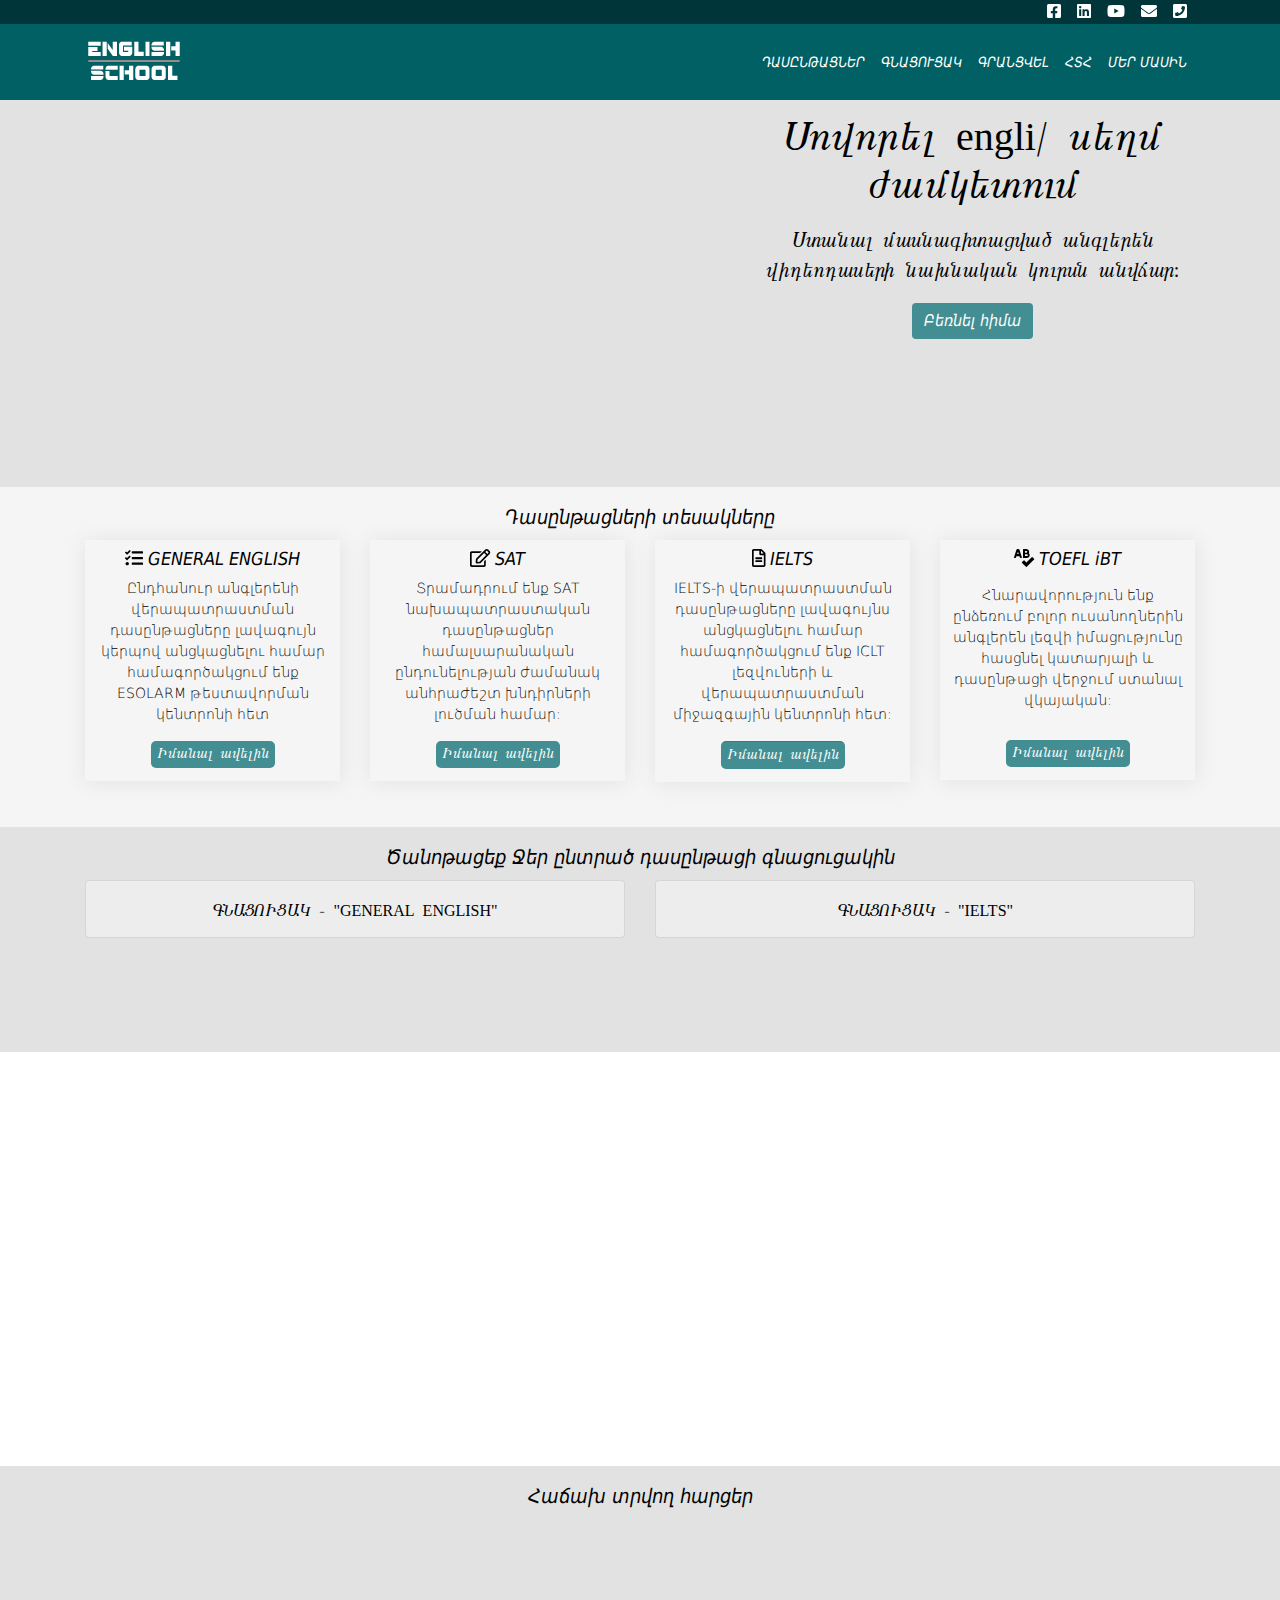
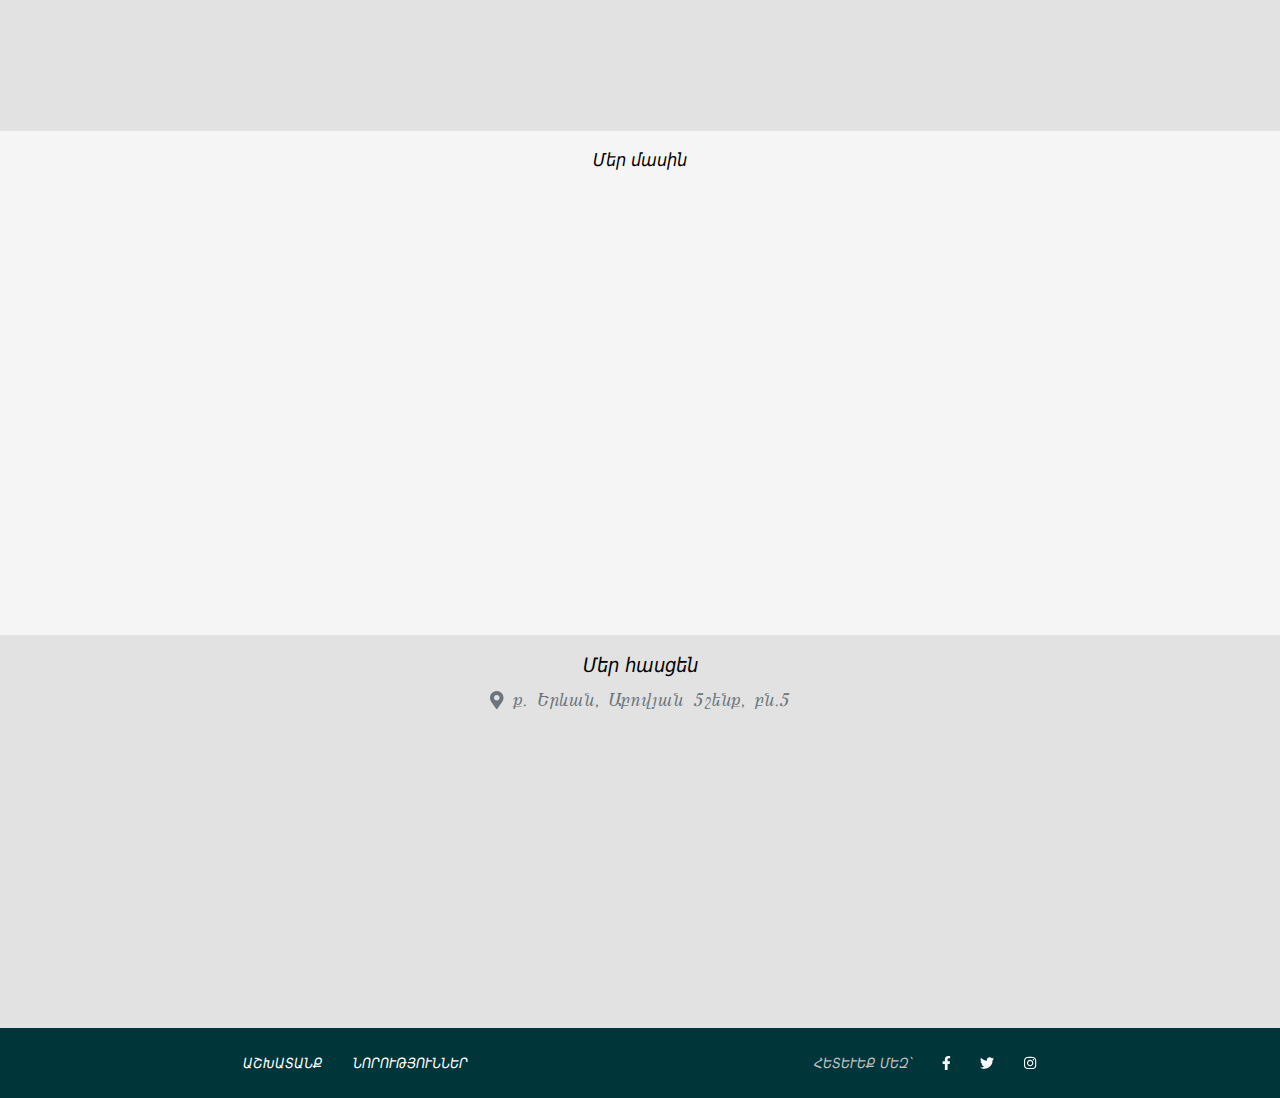
<file: English_School-Bootstrap-4-SASS/index.html>
<!DOCTYPE html>
<html lang="zxx">
<head>
    <meta charset="UTF-8">
    <meta name="viewport" content="width=device-width, initial-scale=1.0">
    <meta http-equiv="X-UA-Compatible" content="ie=edge">
    <meta name="description" content="English School"/>
    <meta name="keywords" content="English School, English, School"/>
    <meta name="format-detection" content="telephone=no"/>
    <meta property="og:image" content="img/og.jpg"/>
    <link rel="shortcut icon" href="images/favicon/favicon-32.png"/>
    <link rel="apple-touch-icon" sizes="57x57" href="images/favicon/favicon-57.png"/>
    <link rel="apple-touch-icon" sizes="72x72" href="images/favicon/favicon-72.png"/>
    <link rel="apple-touch-icon" sizes="114x114" href="images/favicon/favicon-114.png"/>
    <link rel="stylesheet" href="css/app.css">
    <title>English School</title>
</head>
<body>
<div class="d-flex flex-column sticky-footer">
    <header class="head">
        <div class="navbar-expand-md top_social">
            <div class="social-content container">
                <ul class="navbar-nav mr-auto social-list">
                    <li class="nav-item">
                        <a class="nav-link" href="https://www.facebook.com" rel="nofollow" target="_blank">
                            <i class="fab fa-facebook-square"></i>
                        </a>
                    </li>
                    <li class="nav-item">
                        <a class="nav-link" href="https://www.linkedin.com" rel="nofollow" target="_blank">
                            <i class="fab fa-linkedin"></i>
                        </a>
                    </li>
                    <li class="nav-item">
                        <a class="nav-link" href="https://www.youtube.com" rel="nofollow" target="_blank">
                            <i class="fab fa-youtube"></i>
                        </a>
                    </li>
                    <li class="nav-item">
                        <a class="nav-link" href="mailto:name@email.com" rel="nofollow">
                            <i class="fas fa-envelope"></i>
                        </a>
                    </li>
                    <li class="nav-item">
                        <a class="nav-link" href="tel:+6494461709" rel="nofollow">
                            <i class="fas fa-phone-square"></i>
                        </a>
                    </li>
                </ul>
            </div>
        </div>
        <nav class="navbar navbar-expand-md head_menu">
            <div class="container">
                <a class="navbar-brand" href="index.html">
                    <svg class="svg-box" width="100" height="55">
                        <rect class="rect-line" x="0" y="0" fill="none" width="100" height="55"></rect>
                    </svg>
                    <img src="images/logo.png" alt=""></a>
                <button class="navbar-toggler  navbar-dark" type="button" data-toggle="collapse"
                        data-target="#navbarSupportedContent"
                        aria-controls="navbarSupportedContent" aria-expanded="false" aria-label="Toggle navigation">
                    <span class="navbar-toggler-icon"></span>
                </button>
                <div class="collapse navbar-collapse nav-content" id="navbarSupportedContent">
                    <ul class="navbar-nav ml-auto">
                        <li class="nav-item">
                            <a class="nav-link" href="#cours">Դասընթացներ</a>
                        </li>
                        <li class="nav-item">
                            <a class="nav-link" href="#price">Գնացուցակ</a>
                        </li>
                        <li class="nav-item">
                            <a class="nav-link" href="#reg">Գրանցվել</a>
                        </li>
                        <li class="nav-item">
                            <a class="nav-link" href="#faq">ՀՏՀ</a>
                        </li>
                        <li class="nav-item">
                            <a class="nav-link" href="#about">Մեր մասին</a>
                        </li>
                    </ul>
                </div>
            </div>
        </nav>
        <div class="today p-lr">
            <div class="container">
                <div class="row">
                    <div class="col-lg-7 video">
                        <div class="embed-responsive embed-responsive-16by9">
                            <iframe class="embed-responsive-item" src="https://www.youtube.com/embed/sbApip0f1TU"
                                    allowfullscreen></iframe>
                        </div>
                    </div>
                    <div class="col-lg-5 text-center download">
                        <h1 class="mb-3 learn">Սովորել <span class="type"></span> սեղմ ժամկետում</h1>
                        <p>Ստանալ մասնագիտացված անգլերեն վիդեոդասերի նախնական կուրսն անվճար:</p>
                        <button type="button" class="btn btn-primary btn_down" data-toggle="modal"
                                data-target="#exampleModal" data-whatever="@getbootstrap">Բեռնել հիմա
                        </button>
                        <div class="modal fade " id="exampleModal" tabindex="-1" role="dialog"
                             aria-labelledby="exampleModalLabel" aria-hidden="true">
                            <div class="modal-dialog" role="document">
                                <div class="modal-content modal-box">
                                    <div class="modal-header">
                                        <h5 class="modal-title" id="exampleModalLabel">Ստանալ վիդեոդասերի ներբեռնման
                                            հասցեն</h5>
                                        <button type="button" class="close" data-dismiss="modal" aria-label="Close">
                                            <span aria-hidden="true">&times;</span>
                                        </button>
                                    </div>
                                    <div class="modal-body">
                                        <form action="#" method="get">
                                            <div class="form-group">
                                                <label for="recipient-name" class="col-form-label">Էլ. փոստ*</label>
                                                <input type="email" class="form-control" id="recipient-name">
                                            </div>
                                            <div class="form-group">
                                                <label for="message-text" class="col-form-label">Նշումներ</label>
                                                <textarea class="form-control" id="message-text"></textarea>
                                            </div>
                                            <div class="modal-footer ">
                                                <button type="button" class="btn" data-dismiss="modal">Փակել</button>
                                                <button id="submitBtn" type="submit" class="btn btn-primary btn_down">
                                                    Ուղարկել
                                                </button>
                                            </div>
                                        </form>
                                    </div>
                                </div>
                            </div>
                        </div>
                    </div>
                </div>
            </div>
        </div>
    </header>
    <main class="flex-fill main_section">
        <section class="courses " id="cours">
            <div class="container">
                <h5 class="modal-title mb-2 text-center">Դասընթացների տեսակները</h5>
                <article class="curse_type">
                    <div class="row">
                        <div class="col-md-6 col-lg-3 wow bounceInUp" data-wow-delay="100ms">
                            <div class="curses_box m-b ">
                                <h2 class="curses_title"><i class="fas fa-tasks"></i> GENERAL ENGLISH</h2>
                                <p class="curses_txt">Ընդհանուր անգլերենի վերապատրաստման դասընթացները լավագույն կերպով
                                    անցկացնելու համար համագործակցում ենք ESOLARM թեստավորման կենտրոնի հետ</p>
                                <a class="more" href="#">Իմանալ ավելին</a>
                            </div>
                        </div>
                        <div class="col-md-6 col-lg-3 wow bounceInUp" data-wow-delay="200ms">
                            <div class="curses_box m-b">
                                <h2 class="curses_title"><i class="far fa-edit"></i> SAT</h2>
                                <p class="curses_txt">Տրամադրում ենք SAT նախապատրաստական դասընթացներ համալսարանական
                                    ընդունելության ժամանակ անհրաժեշտ խնդիրների լուծման համար:</p>
                                <a class="more" href="#">Իմանալ ավելին</a>
                            </div>
                        </div>
                        <div class="col-md-6 col-lg-3 wow bounceInUp" data-wow-delay="300ms">
                            <div class="curses_box m-b">
                                <h2 class="curses_title"><i class="far fa-file-alt"></i> IELTS</h2>
                                <p class="curses_txt">IELTS-ի վերապատրաստման դասընթացները լավագույնս անցկացնելու համար
                                    համագործակցում ենք ICLT լեզվուների և վերապատրաստման միջազգային կենտրոնի հետ:</p>
                                <a class="more card-footer" href="#">Իմանալ ավելին</a>
                            </div>
                        </div>
                        <div class="col-md-6 col-lg-3 m-b wow bounceInUp" data-wow-delay="400ms">
                            <div class="curses_box">
                                <h2 class="curses_title"><i class="fas fa-spell-check"></i> TOEFL iBT</h2>
                                <p class="curses_txt">Հնարավորություն ենք ընձեռում բոլոր ուսանողներին անգլերեն լեզվի
                                    իմացությունը հասցնել կատարյալի և դասընթացի վերջում ստանալ վկայական:</p>
                                <a class="more" href="#">Իմանալ ավելին</a>
                            </div>
                        </div>
                    </div>
                </article>
            </div>
        </section>
        <article class="price-list p-lr pb-4" id="price">
            <div class="container">
                <h5 class="modal-title mb-2 text-center">Ծանոթացեք Ջեր ընտրած դասընթացի գնացուցակին</h5>
                <div class="accordion row" id="accordionPrice">
                    <div class="col-md-6">
                        <!--general-->
                        <div class="card mb-3 wow zoomIn" data-wow-delay="50ms">
                            <div class="card-header" id="headingGeneral">
                                <button class="btn collapsed pb-0" type="button" data-toggle="collapse"
                                        data-target="#collapseGeneral" aria-expanded="false"
                                        aria-controls="collapseGeneral">
                                    ԳՆԱՑՈՒՑԱԿ - "GENERAL ENGLISH"
                                </button>
                            </div>
                            <div id="collapseGeneral" class="collapse" aria-labelledby="headingGeneral"
                                 data-parent="#accordionPrice">
                                <div class="card-body">
                                    <ul class="engList">
                                        <li class="mb-1"><i class="fas fa-check"></i> «Մանկական» 10 դաս ամսական - 15.000&#1423;
                                        </li>
                                        <li class="mb-1"><i class="fas fa-check"></i> «Ստանդարտ» 12 դաս ամսական - 15.000&#1423;
                                        </li>
                                        <li class="mb-1"><i class="fas fa-check"></i> «Հիմնական» 24 դաս ամսական - 25.000&#1423;
                                        </li>
                                        <li><i class="fas fa-check"></i> «Պրո» 36 դաս ամսական - 40.000&#1423;</li>
                                        <li><i class="fas fa-check"></i> «Խմբակային» 12 դաս ամսական - 12.000&#1423;</li>
                                    </ul>
                                </div>
                            </div>
                        </div>
                        <!--sat-->
                        <div class="card mb-3 wow zoomIn" data-wow-delay="100ms">
                            <div class="card-header" id="headingSat">
                                <button class="btn collapsed pb-0" type="button" data-toggle="collapse"
                                        data-target="#collapseSat" aria-expanded="false" aria-controls="collapseSat">
                                    ԳՆԱՑՈՒՑԱԿ - "SAT"
                                </button>
                            </div>
                            <div id="collapseSat" class="collapse" aria-labelledby="headingSat"
                                 data-parent="#accordionPrice">
                                <div class="card-body">
                                    <ul class="engList">
                                        <li class="mb-1"><i class="fas fa-check"></i> «Ստանդարտ» 10 դաս ամսական - 15.000&#1423;
                                        </li>
                                        <li class="mb-1"><i class="fas fa-check"></i> «Հիմնական» 20 դաս ամսական - 25.000&#1423;
                                        </li>
                                        <li><i class="fas fa-check"></i> «Պրո» 30 դաս ամսական - 40.000&#1423;</li>
                                        <li><i class="fas fa-check"></i> «Խմբակային» 12 դաս ամսական - 12.000&#1423;</li>
                                    </ul>
                                </div>
                            </div>
                        </div>
                    </div>
                    <!--ielts-->
                    <div class="col-md-6 wow zoomIn" data-wow-delay="150ms">
                        <div class="card mb-3">
                            <div class="card-header" id="headingIelts">
                                <button class="btn collapsed pb-0" type="button" data-toggle="collapse"
                                        data-target="#collapseIelts" aria-expanded="false"
                                        aria-controls="collapseIelts">
                                    ԳՆԱՑՈՒՑԱԿ - "IELTS"
                                </button>
                            </div>
                            <div id="collapseIelts" class="collapse" aria-labelledby="headingIelts"
                                 data-parent="#accordionPrice">
                                <div class="card-body">
                                    <ul class="engList">
                                        <li class="mb-1"><i class="fas fa-check"></i> «Ստանդարտ» 12 դաս ամսական - 30.000&#1423;
                                        </li>
                                        <li class="mb-1"><i class="fas fa-check"></i> «Հիմնական» 24 դաս ամսական - 50.000&#1423;
                                        </li>
                                        <li><i class="fas fa-check"></i> «Պրո» 36 դաս ամսական - 70.000&#1423;</li>
                                        <li><i class="fas fa-check"></i> «Խմբակային» 15 դաս ամսական - 25.000&#1423;</li>
                                    </ul>
                                </div>
                            </div>
                        </div>
                        <!--toefl-->
                        <div class="card mb-3 wow zoomIn" data-wow-delay="200ms">
                            <div class="card-header" id="headingToefl">
                                <button class="btn collapsed pb-0" type="button" data-toggle="collapse"
                                        data-target="#collapseToefl" aria-expanded="false"
                                        aria-controls="collapseToefl">
                                    ԳՆԱՑՈՒՑԱԿ - "TOEFL iBT"
                                </button>
                            </div>
                            <div id="collapseToefl" class="collapse" aria-labelledby="headingToefl"
                                 data-parent="#accordionPrice">
                                <div class="card-body">
                                    <ul class="engList">
                                        <li class="mb-1"><i class="fas fa-check"></i> «Ստանդարտ» 10 դաս ամսական՝ 25.000&#1423;
                                        </li>
                                        <li class="mb-1"><i class="fas fa-check"></i> «Հիմնական» 20 դաս ամսական՝ 45.000&#1423;
                                        </li>
                                        <li><i class="fas fa-check"></i> «Պրո» 30 դաս ամսական՝ 55.000&#1423;</li>
                                        <li><i class="fas fa-check"></i> «Խմբակային» 12 դաս ամսական - 20.000&#1423;</li>
                                    </ul>
                                </div>
                            </div>
                        </div>
                    </div>
                </div>
            </div>
        </article>
        <section class="reg-section p-lr wow flipInY" id="reg" data-wow-duration="1s" data-wow-delay="400ms"
                 data-wow-offset="100">
            <div class="container">
                <h5 class="modal-title mb-2 text-center">Գրանցվեք Ձեր նախընտրած դասընթացի համար</h5>
                <article class="reg_part">
                    <h6 class="modal-title text-center">(Ձեր նշած հեռախոսահամարին կստանաք հաղորդագրություն)</h6>
                    <div class="row">
                        <div class="col-md-4">
                            <div class="contact-phone mt-4 pt-4">
                                <address>
                                    <p class="text-muted mt-4"><span class="font-weight-bold ">Հեռ.`</span><br> <span
                                            class="d-block mt-2"><i class="fas fa-phone"></i>
                                <a class="text-muted" href="tel:+37410001122">(010) 00-11-22</a>,
                                <a class="text-muted" href="tel:+37445001122">(045) 00-11-22</a>
                            </span></p>
                                    <p class="text-muted mt-4"><span class="font-weight-bold ">Հասցե.`</span><br> <span
                                            class="d-block mt-2"><i class="fas fa-map-marker-alt"></i> ք. Երևան, Աբովյան 5շենք, բն.5</span>
                                    </p>
                                </address>
                            </div>
                        </div>
                        <div class="col-md-8">
                            <form action="#" method="post" id="reg-form">
                                <div class="row">
                                    <div class="col-lg-6">
                                        <div class="form-group mt-2">
                                            <input name="name" id="name" type="text" class="form-control"
                                                   placeholder="Անուն*" required="">
                                        </div>
                                    </div>
                                    <div class="col-lg-6">
                                        <div class="form-group mt-2">
                                            <input type="tel" id="phone" class="form-control" name="phone"
                                                   placeholder="Հեռախոսահամար*" required="">
                                        </div>
                                    </div>
                                </div>
                                <div class="row">
                                    <div class="col-lg-12">
                                        <div class="form-group mt-2">
                                            <input name="email" type="email" class="form-control"
                                                   placeholder="Էլ. փոստ">
                                        </div>
                                    </div>
                                </div>
                                <div class="row">
                                    <div class="col-lg-12">
                                        <select class="custom-select mr-sm-2 form-group" name="training" id="Courses"
                                                required="">
                                            <option value="">Ընտրեք դասընթացը*</option>
                                            <option value="9">GENERAL ENGLISH</option>
                                            <option value="10">SAT</option>
                                            <option value="11">IELTS</option>
                                            <option value="12">TOEFL iBT</option>
                                        </select>
                                    </div>
                                </div>
                                <div class="row">
                                    <div class="col-lg-12">
                                        <select class="custom-select mr-sm-2 form-group" name="time" id="types"
                                                required="">
                                            <option value="">Ընտրեք դասընթացի փաթեթը*</option>
                                            <option value="5">«Մանկական»</option>
                                            <option value="6">«Ստանդարտ»</option>
                                            <option value="7">Հիմնական</option>
                                            <option value="8">«Պրո»</option>
                                            <option value="9">«Խմբակային»</option>
                                        </select>
                                    </div>
                                </div>
                                <div class="row">
                                    <div class="col-lg-12">
                                        <select class="custom-select mr-sm-2 form-group" name="time" id="times"
                                                required="">
                                            <option value="">Ընտրեք Ձեզ հարմար ժամերը*</option>
                                            <option value="1">Առավոտյան ժամեր</option>
                                            <option value="2">Ցերեկային ժամեր</option>
                                            <option value="3">Երեկոյան ժամեր</option>
                                            <option value="4">Ցանկացած ժամ</option>
                                        </select>
                                    </div>
                                </div>
                                <div class="row">
                                    <div class="col-lg-12 text-center">
                                        <button type="submit" id="submit" class="btn btn-reg">Գրանցվել</button>
                                    </div>
                                </div>
                            </form>
                        </div>
                    </div>
                </article>
            </div>
        </section>
        <article class="faq p-lr pb-4" id="faq">
            <div class="container">
                <h5 class="modal-title mb-2 text-center">Հաճախ տրվող հարցեր</h5>
                <div class="question-answer col-lg-7 m-auto">
                    <ul class="faq-list">
                        <li>
                            <details class="faq-details mb-2 wow fadeInLeft" data-wow-delay="50ms">
                                <summary>Հարց &#8470;1. Ինչ դասընթացներ ունեք</summary>
                                <p class="answer">Դասընթացների ցանկին կարող եք ծանոթանալ կայքի «ԴԱՍԸՆԹԱՑՆԵՐ» բաժնում</p>
                            </details>
                        </li>
                        <li>
                            <details class="faq-details mb-2 wow fadeInRight" data-wow-delay="100ms">
                                <summary>Հարց &#8470;2. Որտեղ է գտնում Ձեր կենտրոնը</summary>
                                <p class="answer">Հասցե.` ք. Երևան, Աբովյան 5շենք, բն.5 (նայել ներքևում գտնվող
                                    քարտեզում)</p>
                            </details>
                        </li>
                        <li>
                            <details class="faq-details mb-2 wow fadeInLeft" data-wow-delay="150ms">
                                <summary>Հարց &#8470;3. Ինչպես պետք է վճարել</summary>
                                <p class="answer">Դասընթացների համար կարող եք վճարել և կանխիկ և էլեկտրոնային բորոր
                                    եղանակներով</p>
                            </details>
                        </li>
                        <li>
                            <details class="faq-details mb-2 wow fadeInRight" data-wow-delay="200ms">
                                <summary>Հարց &#8470;4. Տրամադրվում է արդյոք վկայական</summary>
                                <p class="answer">Բոլոր ուսանողներին դասընթացի ավարտից և տեստավորումից հետո տրամադրվում
                                    է
                                    վկայական</p>
                            </details>
                        </li>
                        <li>
                            <details class="faq-details mb-2 wow fadeInLeft" data-wow-delay="250ms">
                                <summary>Հարց &#8470;5. Որ տարիքից կարելի է սովորել Ձեր կենտրոնում</summary>
                                <p class="answer">10ից - 15 տարեկանների համար ունենք "GENERAL ENGLISH" «Մանկական», իսկ
                                    մնացած դասընթացները նախատեսված են 15 տարեկանից բարձրերի համար</p>
                            </details>
                        </li>
                    </ul>
                </div>
            </div>
        </article>
        <!--team-->
        <section class="about p-lr" id="about">
            <div class="container">
                <h5 class="modal-title mb-2 text-center">Մեր մասին</h5>
                <article class="about_part">
                    <div class="row">
                        <div class="col-lg-6">
                            <div class="card-deck">
                                <div class="card mb-3 wow zoomIn" data-wow-delay="100ms">
                                    <img src="images/ani.jpg" class="card-img-top" alt="...">
                                    <div class="card-body">
                                        <h5 class="card-title text-center">Անի Գրիգորյան</h5>
                                        <p class="card-text">Հիմնադիր - Տնօրեն</p>
                                        <p class="card-text">Անգլերենի ուսուցչուհի</p>
                                    </div>
                                    <div class="card-footer">
                                        <div class="navbar-expand-md top_social">
                                            <div class="social-content">
                                                <ul class="navbar-nav mr-auto social-list">
                                                    <li class="nav-item">
                                                        <a class="nav-link team" href="https://www.facebook.com"
                                                           rel="nofollow"
                                                           target="_blank">
                                                            <i class="fab fa-facebook-square"></i>
                                                        </a>
                                                    </li>
                                                    <li class="nav-item">
                                                        <a class="nav-link team" href="https://www.linkedin.com"
                                                           rel="nofollow"
                                                           target="_blank">
                                                            <i class="fab fa-linkedin"></i>
                                                        </a>
                                                    </li>
                                                    <li class="nav-item">
                                                        <a class="nav-link team" href="https://www.youtube.com"
                                                           rel="nofollow"
                                                           target="_blank">
                                                            <i class="fab fa-youtube"></i>
                                                        </a>
                                                    </li>
                                                </ul>
                                            </div>
                                        </div>
                                    </div>
                                </div>
                                <div class="card mb-3 wow zoomIn" data-wow-delay="200ms">
                                    <img src="images/mane.jpg" class="card-img-top" alt="...">
                                    <div class="card-body">
                                        <h5 class="card-title text-center">Մանե Ամիրյան</h5>
                                        <p class="card-text">Գլխավոր մենեջեր</p>
                                        <p class="card-text">"TOEFL" ուսուցչուհի</p>
                                    </div>
                                    <div class="card-footer">
                                        <div class="navbar-expand-md top_social">
                                            <div class="social-content">
                                                <ul class="navbar-nav mr-auto social-list">
                                                    <li class="nav-item">
                                                        <a class="nav-link" href="https://www.facebook.com"
                                                           rel="nofollow"
                                                           target="_blank">
                                                            <i class="fab fa-facebook-square"></i>
                                                        </a>
                                                    </li>
                                                    <li class="nav-item">
                                                        <a class="nav-link" href="https://www.skype.com" rel="nofollow"
                                                           target="_blank">
                                                            <i class="fab fa-skype"></i>
                                                        </a>
                                                    </li>
                                                    <li class="nav-item">
                                                        <a class="nav-link" href="https://www.linkedin.com"
                                                           rel="nofollow"
                                                           target="_blank">
                                                            <i class="fab fa-linkedin"></i>
                                                        </a>
                                                    </li>
                                                </ul>
                                            </div>
                                        </div>
                                    </div>
                                </div>
                            </div>
                        </div>
                        <div class="col-lg-6">
                            <div class="card-deck">
                                <div class="card mb-3 wow zoomIn" data-wow-delay="300ms">
                                    <img src="images/artur.jpg" class="card-img-top" alt="...">
                                    <div class="card-body">
                                        <h5 class="card-title text-center">Արթուր Դարվիլ</h5>
                                        <p class="card-text">Աշխատակազմի ղեկավար</p>
                                        <p class="card-text">"SAT & IELTS" ուսուցիչ</p>
                                    </div>
                                    <div class="card-footer">
                                        <div class="navbar-expand-md top_social">
                                            <div class="social-content">
                                                <ul class="navbar-nav mr-auto social-list">
                                                    <li class="nav-item">
                                                        <a class="nav-link" href="https://www.facebook.com"
                                                           rel="nofollow"
                                                           target="_blank">
                                                            <i class="fab fa-facebook-square"></i>
                                                        </a>
                                                    </li>
                                                    <li class="nav-item">
                                                        <a class="nav-link" href="https://www.skype.com" rel="nofollow"
                                                           target="_blank">
                                                            <i class="fab fa-skype"></i>
                                                        </a>
                                                    </li>
                                                    <li class="nav-item">
                                                        <a class="nav-link" href="https://www.linkedin.com"
                                                           rel="nofollow"
                                                           target="_blank">
                                                            <i class="fab fa-linkedin"></i>
                                                        </a>
                                                    </li>
                                                </ul>
                                            </div>
                                        </div>
                                    </div>
                                </div>
                                <div class="card mb-3 wow zoomIn" data-wow-delay="400ms">
                                    <img src="images/nane.jpg" class="card-img-top" alt="...">
                                    <div class="card-body">
                                        <h5 class="card-title text-center">Նանե Զաքյան</h5>
                                        <p class="card-text">Խորհրդական</p>
                                        <p class="card-text">Անգլերենի ուսուցչուհի</p>
                                    </div>
                                    <div class="card-footer">
                                        <div class="navbar-expand-md top_social">
                                            <div class="social-content">
                                                <ul class="navbar-nav mr-auto social-list">
                                                    <li class="nav-item">
                                                        <a class="nav-link" href="https://www.facebook.com"
                                                           rel="nofollow"
                                                           target="_blank">
                                                            <i class="fab fa-facebook-square"></i>
                                                        </a>
                                                    </li>
                                                    <li class="nav-item">
                                                        <a class="nav-link" href="https://www.twitter.com"
                                                           rel="nofollow"
                                                           target="_blank">
                                                            <i class="fab fa-twitter-square"></i>
                                                        </a>
                                                    </li>
                                                    <li class="nav-item">
                                                        <a class="nav-link" href="https://www.linkedin.com"
                                                           rel="nofollow"
                                                           target="_blank">
                                                            <i class="fab fa-linkedin"></i>
                                                        </a>
                                                    </li>
                                                </ul>
                                            </div>
                                        </div>
                                    </div>
                                </div>
                            </div>
                        </div>
                    </div>
                </article>
            </div>
        </section>
        <article class="map p-lr pb-5">
            <div class="container">
                <h5 class="modal-title mb-2 text-center">Մեր հասցեն</h5>
                <p class="address text-muted text-center">
                    <i class="fas fa-map-marker-alt"></i> ք. Երևան, Աբովյան 5շենք, բն.5
                </p>
                <iframe class="maps  wow bounceInDown" data-wow-delay="200ms" data-wow-duration="1300ms"
                        data-wow-offset="50"
                        src="https://www.google.com/maps/embed?pb=!1m18!1m12!1m3!1d1263.3330437764944!2d44.51510962007717!3d40.181079005624454!2m3!1f0!2f0!3f0!3m2!1i1024!2i768!4f13.1!3m3!1m2!1s0x406abcfb4a5aa457%3A0x396c5e5c3a2111c6!2zNSDUsdWi1bjVvtW11aHVttWrINaD1bjVstW41oEsINS11oDWh9Wh1bYgMDAwMSwg1YDVodW11aHVvdW_1aHVtg!5e0!3m2!1shy!2s!4v1570998865061!5m2!1shy!2s"
                        allowfullscreen=""></iframe>
            </div>
        </article>
    </main>
    <footer class="footer_part">
        <div class="container">
            <div class="row">
                <ul class="col-md-6 news news_follow">
                    <li><a href="#" class="news_follow_link">Աշխատանք</a></li>
                    <li><a href="#" class="news_follow_link">Նորություններ</a></li>
                </ul>
                <ul class="col-md-6 follow news_follow">
                    <li><a>Հետևեք մեզ՝</a></li>
                    <li>
                        <a href="https://www.facebook.com/" class="fb social" target="_blank" rel="nofollow">
                            <i class="fab fa-facebook-f"></i>
                        </a>
                    </li>
                    <li>
                        <a href="https://twitter.com/" class="twitter social" target="_blank" rel="nofollow">
                            <i class="fab fa-twitter"></i>
                        </a>
                    </li>
                    <li>
                        <a href="https://www.instagram.com" class="instagram social" target="_blank" rel="nofollow">
                            <i class="fab fa-instagram"></i>
                        </a>
                    </li>
                </ul>
            </div>
        </div>
    </footer>
</div>

<script src="js/jquery-3.4.1.js"></script>
<script src="js/popper.min.js"></script>
<script src="js/bootstrap.js"></script>
<script src="js/fontawesome.js"></script>
<script src="js/typed.min.js"></script>
<script src="js/wow.min.js"></script>
<script src="js/main.js"></script>
</body>
</html>
</file>
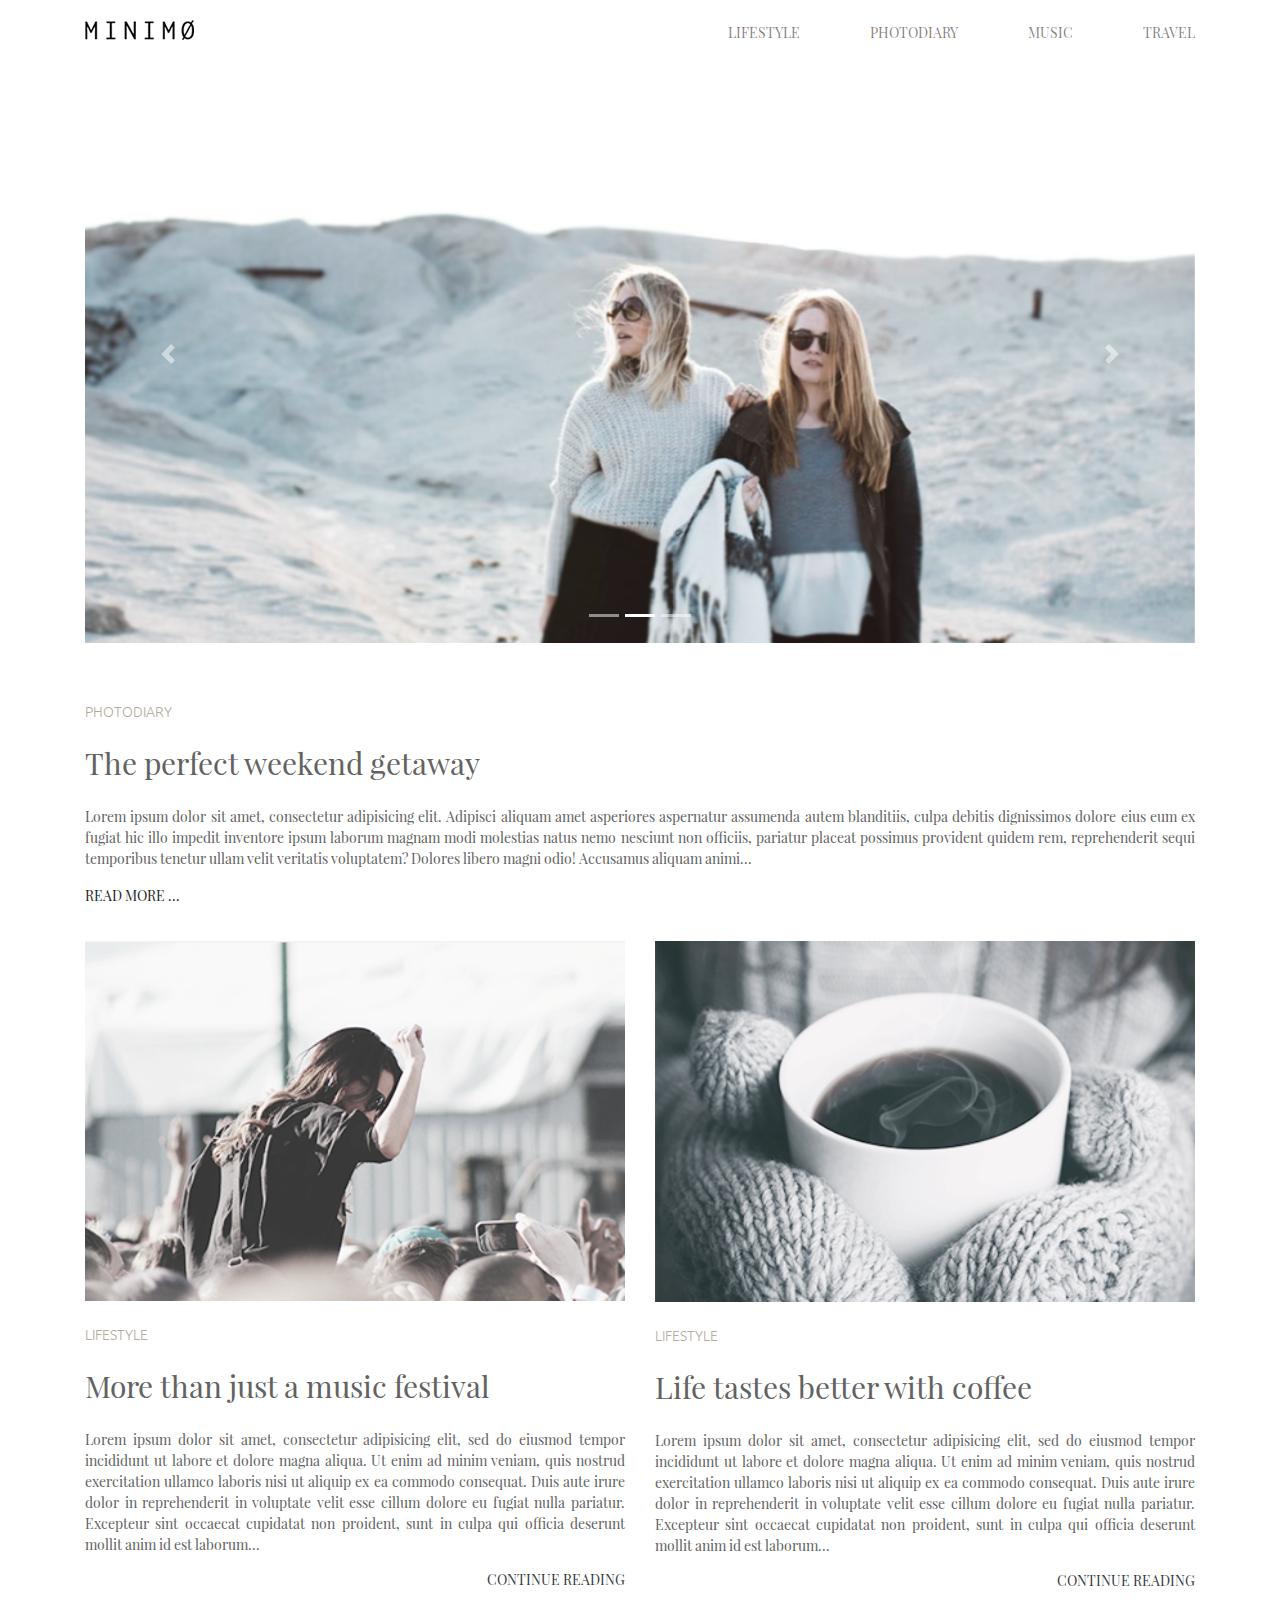
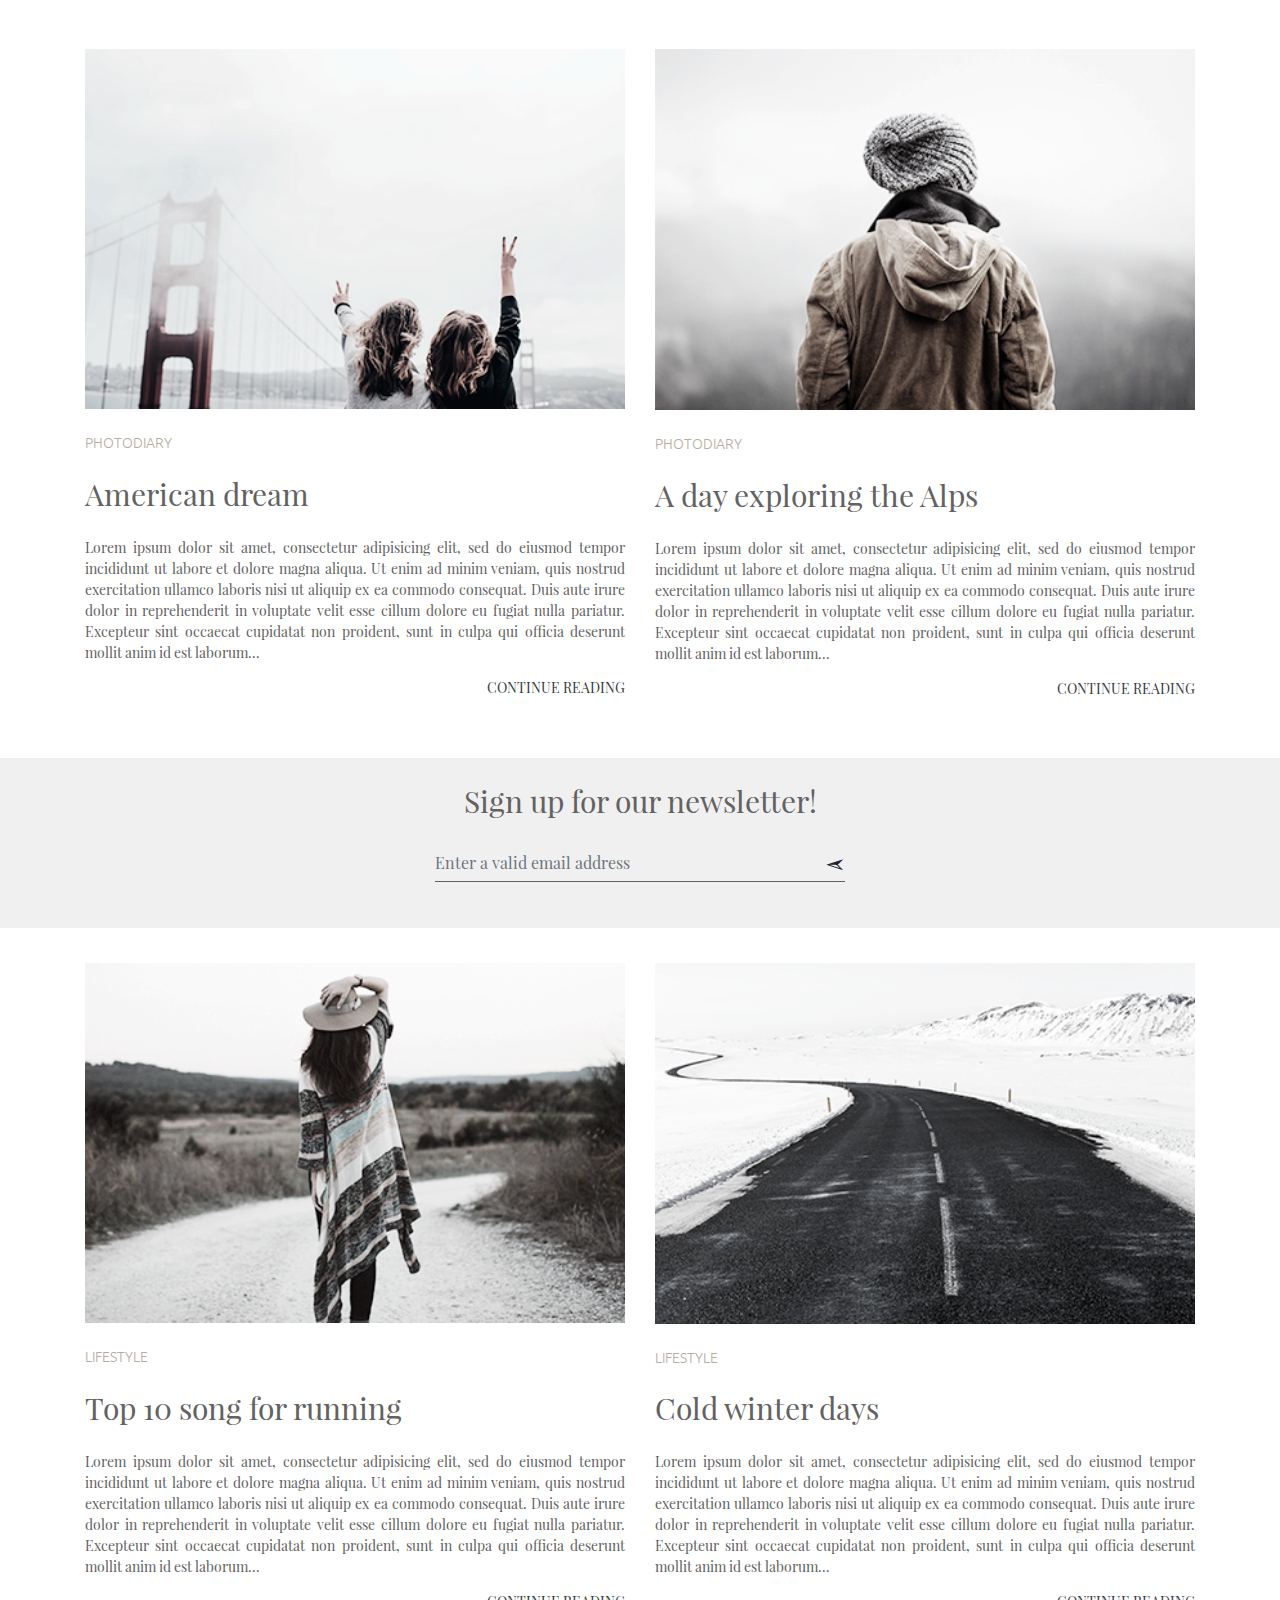
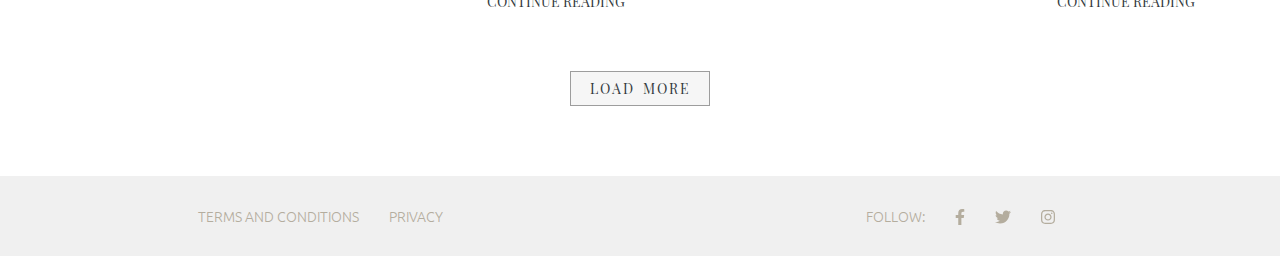
<file: Minimo-Bootstrap-4/index.html>
<!DOCTYPE html>
<html lang="zxx">
<head>
    <meta charset="UTF-8">
    <meta name="viewport" content="width=device-width, initial-scale=1.0">
    <meta name="description" content="Minimo"/>
    <meta name="keywords" content="Minimo, Minimo"/>
    <meta name="format-detection" content="telephone=no"/>
    <meta property="og:image" content="images/og.jpg"/>
    <link rel="shortcut icon" href="images/favicon/favicon-32.png"/>
    <link rel="apple-touch-icon" sizes="57x57" href="images/favicon/favicon-57.png"/>
    <link rel="apple-touch-icon" sizes="72x72" href="images/favicon/favicon-72.png"/>
    <link rel="apple-touch-icon" sizes="114x114" href="images/favicon/favicon-114.png"/>
    <link rel="stylesheet" href="css/bootstrap.css">
    <link rel="stylesheet" href="css/fontawesome.css">
    <link rel="stylesheet" href="css/base.css">
    <link rel="stylesheet" href="css/main.css">
    <link rel="stylesheet" href="css/media.css">
    <title>Minimo</title>
</head>
<body>
<div class="d-flex flex-column sticky-footer">
<header class="head m-b container">
    <nav class="navbar navbar-expand-md navbar-light head_menu">
        <a class="navbar-brand" href="index.html"><img src="images/logo.png" alt=""></a>
        <button class="navbar-toggler" type="button" data-toggle="collapse" data-target="#navbarSupportedContent"
                aria-controls="navbarSupportedContent" aria-expanded="false" aria-label="Toggle navigation">
            <span class="navbar-toggler-icon"></span>
        </button>
        <div class="collapse navbar-collapse nav-content" id="navbarSupportedContent">
            <ul class="navbar-nav ml-auto">
                <li class="nav-item">
                    <a class="nav-link" href="#">lifestyle</a>
                </li>
                <li class="nav-item">
                    <a class="nav-link" href="#">photodiary</a>
                </li>
                <li class="nav-item">
                    <a class="nav-link" href="#">music</a>
                </li>
                <li class="nav-item">
                    <a class="nav-link" href="#">travel</a>
                </li>
            </ul>
        </div>
    </nav>
    <div id="carouselExampleIndicators" class="carousel slide carousel-content" data-ride="carousel">
        <ol class="carousel-indicators">
            <li data-target="#carouselExampleIndicators" data-slide-to="0"></li>
            <li data-target="#carouselExampleIndicators" data-slide-to="1" class="active"></li>
            <li data-target="#carouselExampleIndicators" data-slide-to="2"></li>
        </ol>
        <div class="carousel-inner">
            <div class="carousel-item">
                <img src="images/cover1.png" class="d-block w-100" alt="">
            </div>
            <div class="carousel-item active">
                <img src="images/cover2.png" class="d-block w-100" alt="">
            </div>
            <div class="carousel-item">
                <img src="images/cover3.png" class="d-block w-100" alt="">
            </div>
        </div>
        <a class="carousel-control-prev" href="#carouselExampleIndicators" role="button" data-slide="prev">
            <span class="carousel-control-prev-icon" aria-hidden="true"></span>
            <span class="sr-only">Previous</span>
        </a>
        <a class="carousel-control-next" href="#carouselExampleIndicators" role="button" data-slide="next">
            <span class="carousel-control-next-icon" aria-hidden="true"></span>
            <span class="sr-only">Next</span>
        </a>
    </div>
</header>
<main class="content m-b flex-fill">
    <div class="content_post container">
        <div class="row">
            <div class="content_part col-12">
                <h4 class="title_sm">photodiary</h4>
                <h2 class="title_md">The perfect weekend getaway</h2>
                <div class="collapsed m-b">
                    <p class="txt text-justify">
                        Lorem ipsum dolor sit amet, consectetur adipisicing elit. Adipisci aliquam amet asperiores
                        aspernatur assumenda autem blanditiis, culpa debitis dignissimos dolore eius eum ex fugiat hic
                        illo impedit inventore ipsum laborum magnam modi molestias natus nemo nesciunt non officiis,
                        pariatur placeat possimus provident quidem rem, reprehenderit sequi temporibus tenetur ullam
                        velit veritatis voluptatem? Dolores libero magni odio! Accusamus aliquam animi assumenda aut
                        culpa cumque delectus deleniti dignissimos, dolores earum eligendi error eum hic illo illum in
                        incidunt iste iure labore libero maxime mollitia nam numquam officia officiis possimus
                        provident, quam quis, quisquam quod repudiandae rerum sed voluptate. Aliquam asperiores commodi
                        corporis distinctio earum eos impedit inventore ipsum necessitatibus, non quia quis quisquam
                        quos recusandae sed soluta ullam voluptates. At molestiae, odit!
                    </p>
                </div>
            </div>
        </div>
    </div>
    <div class="content_cards container">
        <div class="row">
            <div class="cards col-md-6">
                <div class="card">
                    <img class="card-img-top" src="images/blok1-pic1.png" alt="">
                    <div class="card-body p-0">
                        <h4 class="title_sm">Lifestyle</h4>
                        <h2 class="title_md">More than just a music festival </h2>
                        <p class="txt text-justify">Lorem ipsum dolor sit amet, consectetur adipisicing elit, sed do
                            eiusmod
                            tempor incididunt ut labore et dolore magna aliqua. Ut enim ad minim veniam, quis nostrud
                            exercitation ullamco laboris nisi ut aliquip ex ea commodo consequat. Duis aute irure dolor
                            in
                            reprehenderit in voluptate velit esse cillum dolore eu fugiat nulla pariatur. Excepteur sint
                            occaecat cupidatat non proident, sunt in culpa qui officia deserunt mollit anim id est
                            laborum...</p>
                        <h4 class="title_sm mt-0 text-right">
                            <a href="#" class="nav-link d-inline-block text-dark m-b" target="_self">continue
                                reading</a>
                        </h4>
                    </div>
                </div>
            </div>
            <div class="cards col-md-6">
                <div class="card">
                    <img class="card-img-top" src="images/blok1-pic2.png" alt="">
                    <div class="card-body p-0">
                        <h4 class="title_sm">Lifestyle</h4>
                        <h2 class="title_md">Life tastes better with coffee</h2>
                        <p class="txt text-justify">Lorem ipsum dolor sit amet, consectetur adipisicing elit, sed do
                            eiusmod
                            tempor incididunt ut labore et dolore magna aliqua. Ut enim ad minim veniam, quis nostrud
                            exercitation ullamco laboris nisi ut aliquip ex ea commodo consequat. Duis aute irure dolor
                            in
                            reprehenderit in voluptate velit esse cillum dolore eu fugiat nulla pariatur. Excepteur sint
                            occaecat cupidatat non proident, sunt in culpa qui officia deserunt mollit anim id est
                            laborum...</p>
                        <h4 class="title_sm mt-0 text-right">
                            <a href="#" class="nav-link d-inline-block text-dark m-b" target="_self">continue
                                reading</a>
                        </h4>
                    </div>
                </div>
            </div>
        </div>
        <div class="row">
            <div class="cards col-md-6">
                <div class="card">
                    <img class="card-img-top" src="images/blok2-pic1.png" alt="">
                    <div class="card-body p-0">
                        <h4 class="title_sm">photodiary</h4>
                        <h2 class="title_md">American dream</h2>
                        <p class="txt text-justify">Lorem ipsum dolor sit amet, consectetur adipisicing elit, sed do
                            eiusmod
                            tempor incididunt ut labore et dolore magna aliqua. Ut enim ad minim veniam, quis nostrud
                            exercitation ullamco laboris nisi ut aliquip ex ea commodo consequat. Duis aute irure dolor
                            in
                            reprehenderit in voluptate velit esse cillum dolore eu fugiat nulla pariatur. Excepteur sint
                            occaecat cupidatat non proident, sunt in culpa qui officia deserunt mollit anim id est
                            laborum...</p>
                        <h4 class="title_sm mt-0 text-right">
                            <a href="#" class="nav-link d-inline-block text-dark m-b" target="_self">continue
                                reading</a>
                        </h4>
                    </div>
                </div>
            </div>
            <div class="cards col-md-6">
                <div class="card">
                    <img class="card-img-top" src="images/blok2-pic2.png" alt="">
                    <div class="card-body p-0">
                        <h4 class="title_sm">photodiary</h4>
                        <h2 class="title_md">A day exploring the Alps</h2>
                        <p class="txt text-justify">Lorem ipsum dolor sit amet, consectetur adipisicing elit, sed do
                            eiusmod
                            tempor incididunt ut labore et dolore magna aliqua. Ut enim ad minim veniam, quis nostrud
                            exercitation ullamco laboris nisi ut aliquip ex ea commodo consequat. Duis aute irure dolor
                            in
                            reprehenderit in voluptate velit esse cillum dolore eu fugiat nulla pariatur. Excepteur sint
                            occaecat cupidatat non proident, sunt in culpa qui officia deserunt mollit anim id est
                            laborum...</p>
                        <h4 class="title_sm mt-0 text-right">
                            <a href="#" class="nav-link d-inline-block text-dark m-b" target="_self">continue
                                reading</a>
                        </h4>
                    </div>
                </div>
            </div>
        </div>
    </div>
    <div class="content_subscribe container-fluid m-b">
        <div class="row">
            <div class="col-12">
                <h2 class="title_md text-center">Sign up for our newsletter!</h2>
                <form method="get" action="#">
                    <div class="form-row">
                        <div class="col-lg-4 offset-lg-4 col-md-6 offset-md-3 form-input pr">
                            <input type="email" class="form-control" id="inputEmail4"
                                   placeholder="Enter a valid email address">
                            <button type="submit" class="btn pa">&#10146;</button>
                        </div>
                    </div>
                </form>
            </div>
        </div>
    </div>
    <div class="content_cards container">
        <div class="row">
            <div class="cards col-md-6">
                <div class="card">
                    <img class="card-img-top" src="images/blok3-pic1.png" alt="">
                    <div class="card-body p-0">
                        <h4 class="title_sm">lifestyle</h4>
                        <h2 class="title_md">Top 10 song for running</h2>
                        <p class="txt text-justify">Lorem ipsum dolor sit amet, consectetur adipisicing elit, sed do
                            eiusmod
                            tempor incididunt ut labore et dolore magna aliqua. Ut enim ad minim veniam, quis nostrud
                            exercitation ullamco laboris nisi ut aliquip ex ea commodo consequat. Duis aute irure dolor
                            in
                            reprehenderit in voluptate velit esse cillum dolore eu fugiat nulla pariatur. Excepteur sint
                            occaecat cupidatat non proident, sunt in culpa qui officia deserunt mollit anim id est
                            laborum...</p>
                        <h4 class="title_sm mt-0 text-right">
                            <a href="#" class="nav-link d-inline-block text-dark m-b" target="_self">continue
                                reading</a>
                        </h4>
                    </div>
                </div>
            </div>
            <div class="cards col-md-6">
                <div class="card">
                    <img class="card-img-top" src="images/blok3-pic2.png" alt="">
                    <div class="card-body p-0">
                        <h4 class="title_sm">lifestyle</h4>
                        <h2 class="title_md">Cold winter days</h2>
                        <p class="txt text-justify">Lorem ipsum dolor sit amet, consectetur adipisicing elit, sed do
                            eiusmod
                            tempor incididunt ut labore et dolore magna aliqua. Ut enim ad minim veniam, quis nostrud
                            exercitation ullamco laboris nisi ut aliquip ex ea commodo consequat. Duis aute irure dolor
                            in
                            reprehenderit in voluptate velit esse cillum dolore eu fugiat nulla pariatur. Excepteur sint
                            occaecat cupidatat non proident, sunt in culpa qui officia deserunt mollit anim id est
                            laborum...</p>
                        <h4 class="title_sm mt-0 text-right">
                            <a href="#" class="nav-link d-inline-block text-dark m-b" target="_self">continue
                                reading</a>
                        </h4>
                    </div>
                </div>
            </div>
        </div>
        <div class="row">
            <div class="load-more col-12 text-center after-posts">
                <button class="nav-link d-inline-block text-dark m-b load">load more<span
                        class="spinner-grow spinner-grow-sm" role="status" aria-hidden="true"></span></button>
            </div>
        </div>
    </div>
</main>
<footer class="footer_part container-fluid w-100 bg-dark">
    <div class="row">
        <ul class="col-md-6 terms terms_follow order-1 order-md-6">
            <li><a href="#" class="title_sm terms_link" target="_blank">Terms and conditions</a></li>
            <li><a href="#" class="title_sm terms_link" target="_blank">Privacy</a></li>
        </ul>
        <ul class="col-md-6 follow terms_follow order-0 order-md-6">
            <li class="title_sm">follow:</li>
            <li>
                <a href="https://www.facebook.com/" class="fb title_sm social" target="_blank" rel="nofollow">
                    <i class="fab fa-facebook-f"></i>
                </a>
            </li>
            <li>
                <a href="https://twitter.com/" class="twitter title_sm social" target="_blank" rel="nofollow">
                    <i class="fab fa-twitter"></i>
                </a>
            </li>
            <li>
                <a href="https://www.instagram.com" class="instagram title_sm social" target="_blank" rel="nofollow">
                    <i class="fab fa-instagram"></i>
                </a>
            </li>
        </ul>
    </div>
</footer>
</div>
<script src="js/jquery-3.4.1.js"></script>
<script src="js/bootstrap.js"></script>
<script src="js/font_aw.js"></script>
<script src="js/popper.min.js"></script>
<script src="js/readMoreJS.js"></script>
<script src="js/main.js"></script>
</body>
</html>
</file>
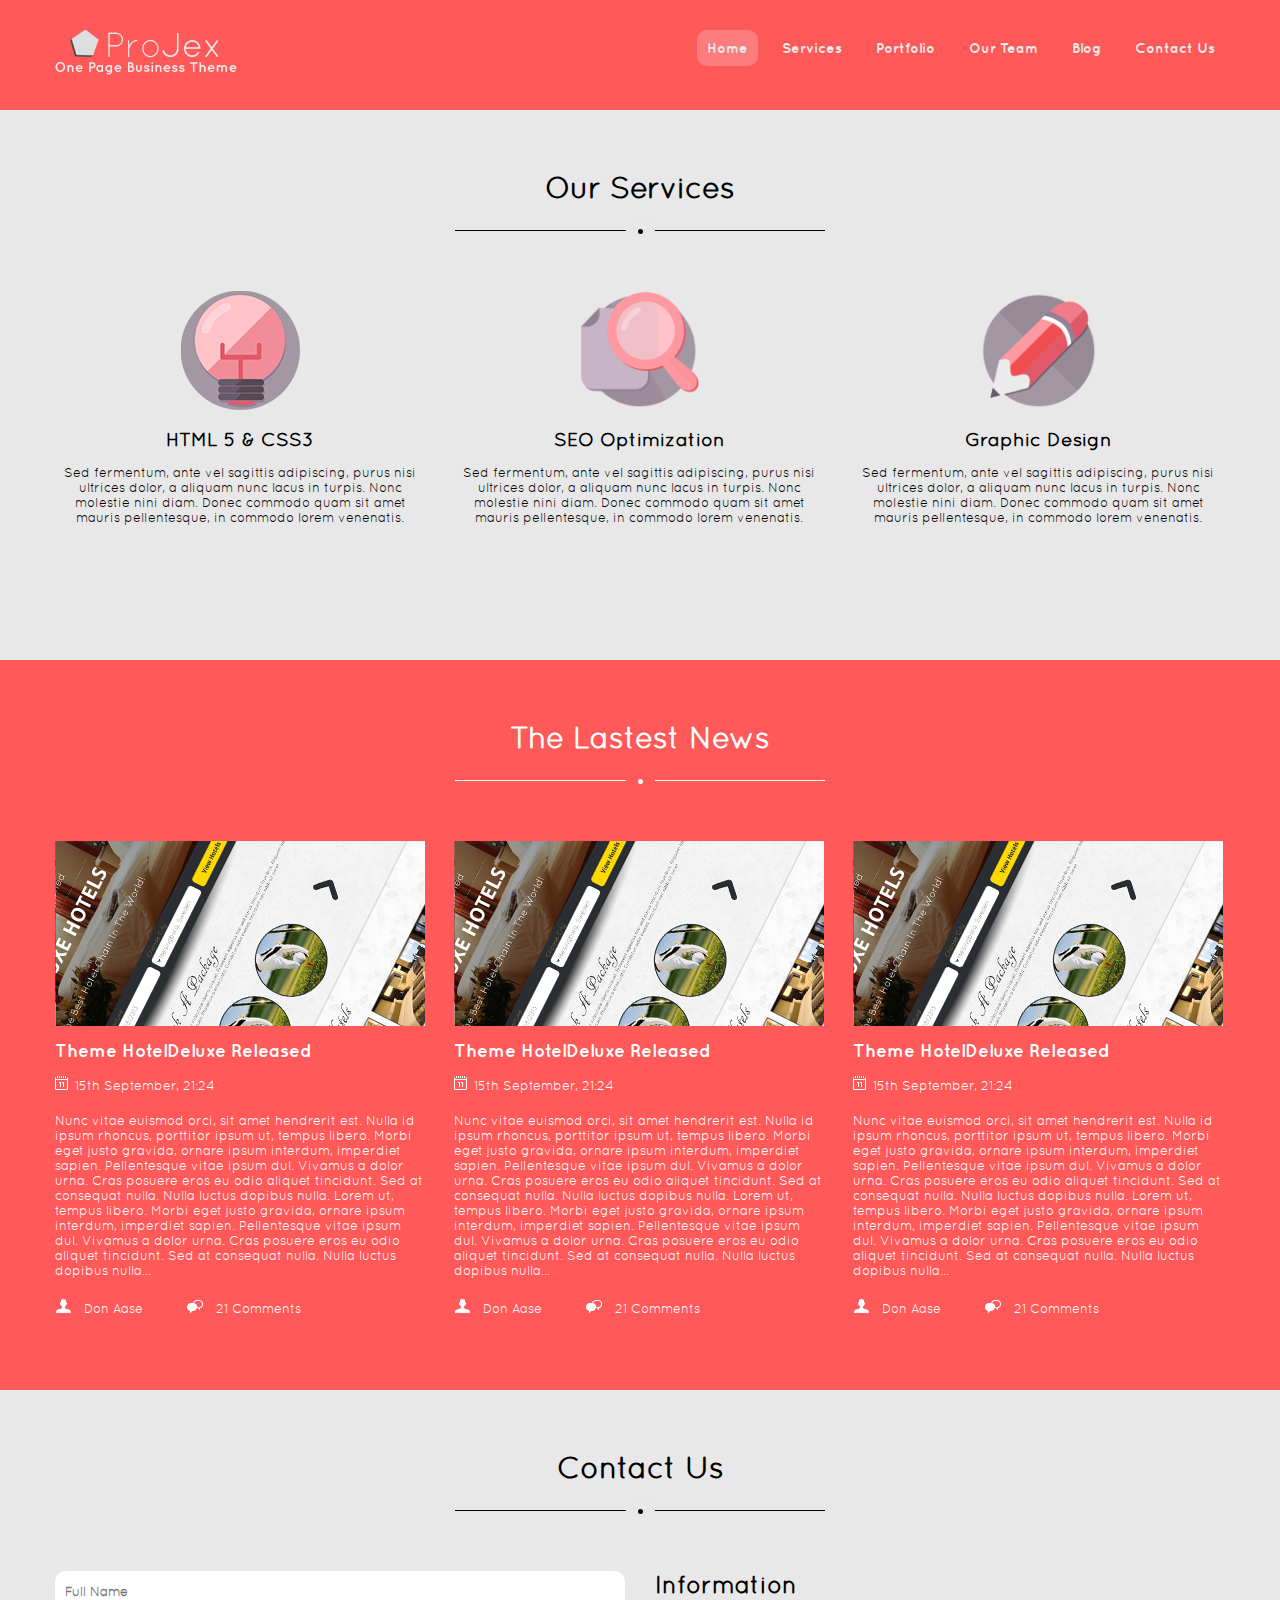
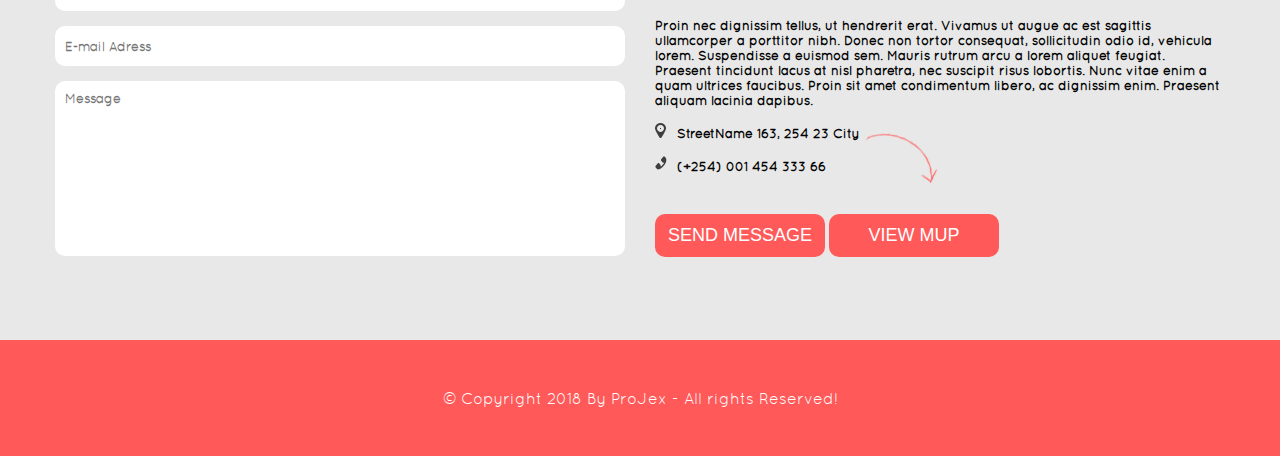
<file: ProJex-Responsive/index.html>
<!DOCTYPE HTML>
<html lang="en">
<head>
    <meta charset="utf-8"/>
    <meta name="viewport"
          content="width=device-width, user-scalable=no, initial-scale=1.0, maximum-scale=1.0, minimum-scale=1.0">
    <meta http-equiv="X-UA-Compatible" content="ie=edge">
    <meta name="description" content="One page business theme"/>
    <meta name="keywords" content="ProJex, HTML5, CSS3, Graphic Design"/>
    <meta name="format-detection" content="telephone=no"/>
    <meta property="og:image" content="images/og.png"/> <!-- 1200x630 -->
    <!-- apple-touch-icon and favicon -->
    <link rel="shortcut icon" href="images/favicon/favicon-32.png"/>
    <link rel="apple-touch-icon" sizes="57x57" href="images/favicon/favicon-57.png"/>
    <link rel="apple-touch-icon" sizes="72x72" href="images/favicon/favicon-72.png"/>
    <link rel="apple-touch-icon" sizes="114x114" href="images/favicon/favicon-114.png"/>
    <link rel="stylesheet" href="css/style.css">
    <link rel="stylesheet" href="css/hover.css">
    <link rel="stylesheet" href="css/responsive.css">
    <title>ProJex - Responsive</title>
</head>
<body>
<div class="wrapper">
    <header class="head">
        <div class="head-content container">
            <div class="logo">
                <a class="logo-link" href="#"><img src="images/logo.png" alt="" title="projex"></a>
            </div>
            <nav class="navigation">
                <ul class="menu">
                    <li class="menu__item">
                        <a class="menu__link menu__link-active" href="#">Home</a>
                    </li>
                    <li class="menu__item">
                        <a class="menu__link" href="#">Services</a>
                    </li>
                    <li class="menu__item">
                        <a class="menu__link" href="#">Portfolio</a>
                    </li>
                    <li class="menu__item">
                        <a class="menu__link" href="#">Our Team</a>
                    </li>
                    <li class="menu__item">
                        <a class="menu__link" href="#">Blog</a>
                    </li>
                    <li class="menu__item">
                        <a class="menu__link" href="#">Contact Us</a>
                    </li>
                </ul>
            </nav>
        </div>
    </header>
    <main>
        <section class="services-section">
            <h2 class="title container">Our Services</h2>
            <div class="container">
                <div class="line-black">
                </div>
                <div class="services-block">
                    <article class="services ver-top-box">
                        <img src="images/design-analysis.png" alt="" title="design-analysis">
                        <h3 class="secondary-title">HTML 5 & CSS3</h3>
                        <p class="secondary-text">Sed fermentum, ante vel sagittis adipiscing, purus nisi ultrices
                            dolor, a aliquam nunc lacus in turpis. Nonc molestie nini diam. Donec commodo quam sit amet
                            mauris pellentesque, in commodo lorem venenatis.</p>
                    </article>
                    <article class="services ver-top-box">
                        <img src="images/free-consultation.png" alt="" title="free-consultation" width="119"
                             height="119">
                        <h3 class="secondary-title">SEO Optimization</h3>
                        <p class="secondary-text">Sed fermentum, ante vel sagittis adipiscing, purus nisi ultrices
                            dolor, a aliquam nunc lacus in turpis. Nonc molestie nini diam. Donec commodo quam sit amet
                            mauris pellentesque, in commodo lorem venenatis.</p>
                    </article>
                    <article class="services ver-top-box">
                        <img src="images/graphic-design.png" alt="" title="graphic-design" width="119" height="119">
                        <h3 class="secondary-title">Graphic Design</h3>
                        <p class="secondary-text">Sed fermentum, ante vel sagittis adipiscing, purus nisi ultrices
                            dolor, a aliquam nunc lacus in turpis. Nonc molestie nini diam. Donec commodo quam sit amet
                            mauris pellentesque, in commodo lorem venenatis.</p>
                    </article>
                </div>
            </div>
        </section>
        <section class="news-section">
            <h2 class="title container">The Lastest News</h2>
            <div class="container">
                <div class="line-white">
                </div>
                <div class="news-block">
                    <article class="news ver-top-box">
                        <img src="images/IMG-here.png" alt="news">
                        <h4 class="description">Theme HotelDeluxe Released</h4>
                        <p class="calendar">15th September, 21:24</p>
                        <p class="secondary-description">Nunc vitae euismod orci, sit amet hendrerit est. Nulla id ipsum
                            rhoncus, porttitor ipsum ut, tempus libero. Morbi eget justo gravida, ornare ipsum interdum,
                            imperdiet sapien. Pellentesque vitae ipsum dul. Vivamus a dolor urna. Cras posuere eros eu
                            odio aliquet tincidunt. Sed at consequat nulla. Nulla luctus dopibus nulla. Lorem ut, tempus
                            libero. Morbi eget justo gravida, ornare ipsum interdum, imperdiet sapien. Pellentesque
                            vitae ipsum dul. Vivamus a dolor urna. Cras posuere eros eu odio aliquet tincidunt. Sed at
                            consequat nulla. Nulla luctus dopibus nulla...
                        </p>
                        <div class="comments">
                            <p class="text">Don Aase</p>
                            <p class="text">21 Comments</p>
                        </div>
                    </article>
                    <article class="news ver-top-box">
                        <img src="images/IMG-here.png" alt="news">
                        <h4 class="description">Theme HotelDeluxe Released</h4>
                        <p class="calendar">15th September, 21:24</p>
                        <p class="secondary-description">Nunc vitae euismod orci, sit amet hendrerit est. Nulla id ipsum
                            rhoncus, porttitor ipsum ut, tempus libero. Morbi eget justo gravida, ornare ipsum interdum,
                            imperdiet sapien. Pellentesque vitae ipsum dul. Vivamus a dolor urna. Cras posuere eros eu
                            odio aliquet tincidunt. Sed at consequat nulla. Nulla luctus dopibus nulla. Lorem ut, tempus
                            libero. Morbi eget justo gravida, ornare ipsum interdum, imperdiet sapien. Pellentesque
                            vitae ipsum dul. Vivamus a dolor urna. Cras posuere eros eu odio aliquet tincidunt. Sed at
                            consequat nulla. Nulla luctus dopibus nulla...
                        </p>
                        <div class="comments">
                            <p class="text">Don Aase</p>
                            <p class="text">21 Comments</p>
                        </div>
                    </article>
                    <article class="news ver-top-box">
                        <img src="images/IMG-here.png" alt="news">
                        <h4 class="description">Theme HotelDeluxe Released</h4>
                        <p class="calendar">15th September, 21:24</p>
                        <p class="secondary-description">Nunc vitae euismod orci, sit amet hendrerit est. Nulla id ipsum
                            rhoncus, porttitor ipsum ut, tempus libero. Morbi eget justo gravida, ornare ipsum interdum,
                            imperdiet sapien. Pellentesque vitae ipsum dul. Vivamus a dolor urna. Cras posuere eros eu
                            odio aliquet tincidunt. Sed at consequat nulla. Nulla luctus dopibus nulla. Lorem ut, tempus
                            libero. Morbi eget justo gravida, ornare ipsum interdum, imperdiet sapien. Pellentesque
                            vitae ipsum dul. Vivamus a dolor urna. Cras posuere eros eu odio aliquet tincidunt. Sed at
                            consequat nulla. Nulla luctus dopibus nulla...
                        </p>
                        <div class="comments">
                            <p class="text">Don Aase</p>
                            <p class="text">21 Comments</p>
                        </div>
                    </article>
                </div>
            </div>
        </section>
        <section class="contact-section">
            <h2 class="title container">Contact Us</h2>
            <div class="container">
                <div class="line-black">
                </div>
                <form action="#" method="get" id="contacts-form" autocomplete="off">
                    <div class="clear-fix">
                        <div class="message-box">
                            <div class="form-box">
                                <input type="text" name="name" placeholder="Full Name"/>
                            </div>
                            <div class="form-box">
                                <input type="text" name="email" placeholder="E-mail Adress"/>
                                <p class="error-text">Enter a valid e-mail adress!</p>
                            </div>
                            <div class="form-box">
                                <textarea name="message" rows="11" placeholder="Message"></textarea>
                            </div>
                        </div>
                        <div class="info-box">
                            <div class="text-box">
                                <h3 class="form-title">Information</h3>
                                <p class="basic-title">Proin nec dignissim tellus, ut hendrerit erat. Vivamus ut augue
                                    ac est sagittis ullamcorper a porttitor nibh. Donec non tortor consequat,
                                    sollicitudin odio id, vehicula lorem. Suspendisse a euismod sem. Mauris rutrum arcu
                                    a lorem aliquet feugiat. Praesent tincidunt lacus at nisl pharetra, nec suscipit
                                    risus lobortis. Nunc vitae enim a quam ultrices faucibus. Proin sit amet condimentum
                                    libero, ac dignissim enim. Praesent aliquam lacinia dapibus.</p>
                                <div class="text-icons">
                                    <p class="mup">StreetName 163, 254 23 City</p>
                                    <a class="tel" href="tel:+25400145433366">(+254) 001 454 333 66</a>
                                </div>
                            </div>
                            <button class="btn" type="submit">SEND MESSAGE</button>
                            <button class="btn-mup" type="button">
                                VIEW MUP
                            </button>
                        </div>
                    </div>
                </form>
            </div>
        </section>
    </main>
</div>
<footer class="footer">
    <div class="footer-content container">
        <p class="footer-text">&copy; Copyright 2018 <span class="brack"> By ProJex - All rights Reserved! </span></p>
    </div>
</footer>

</body>
</html>
</file>
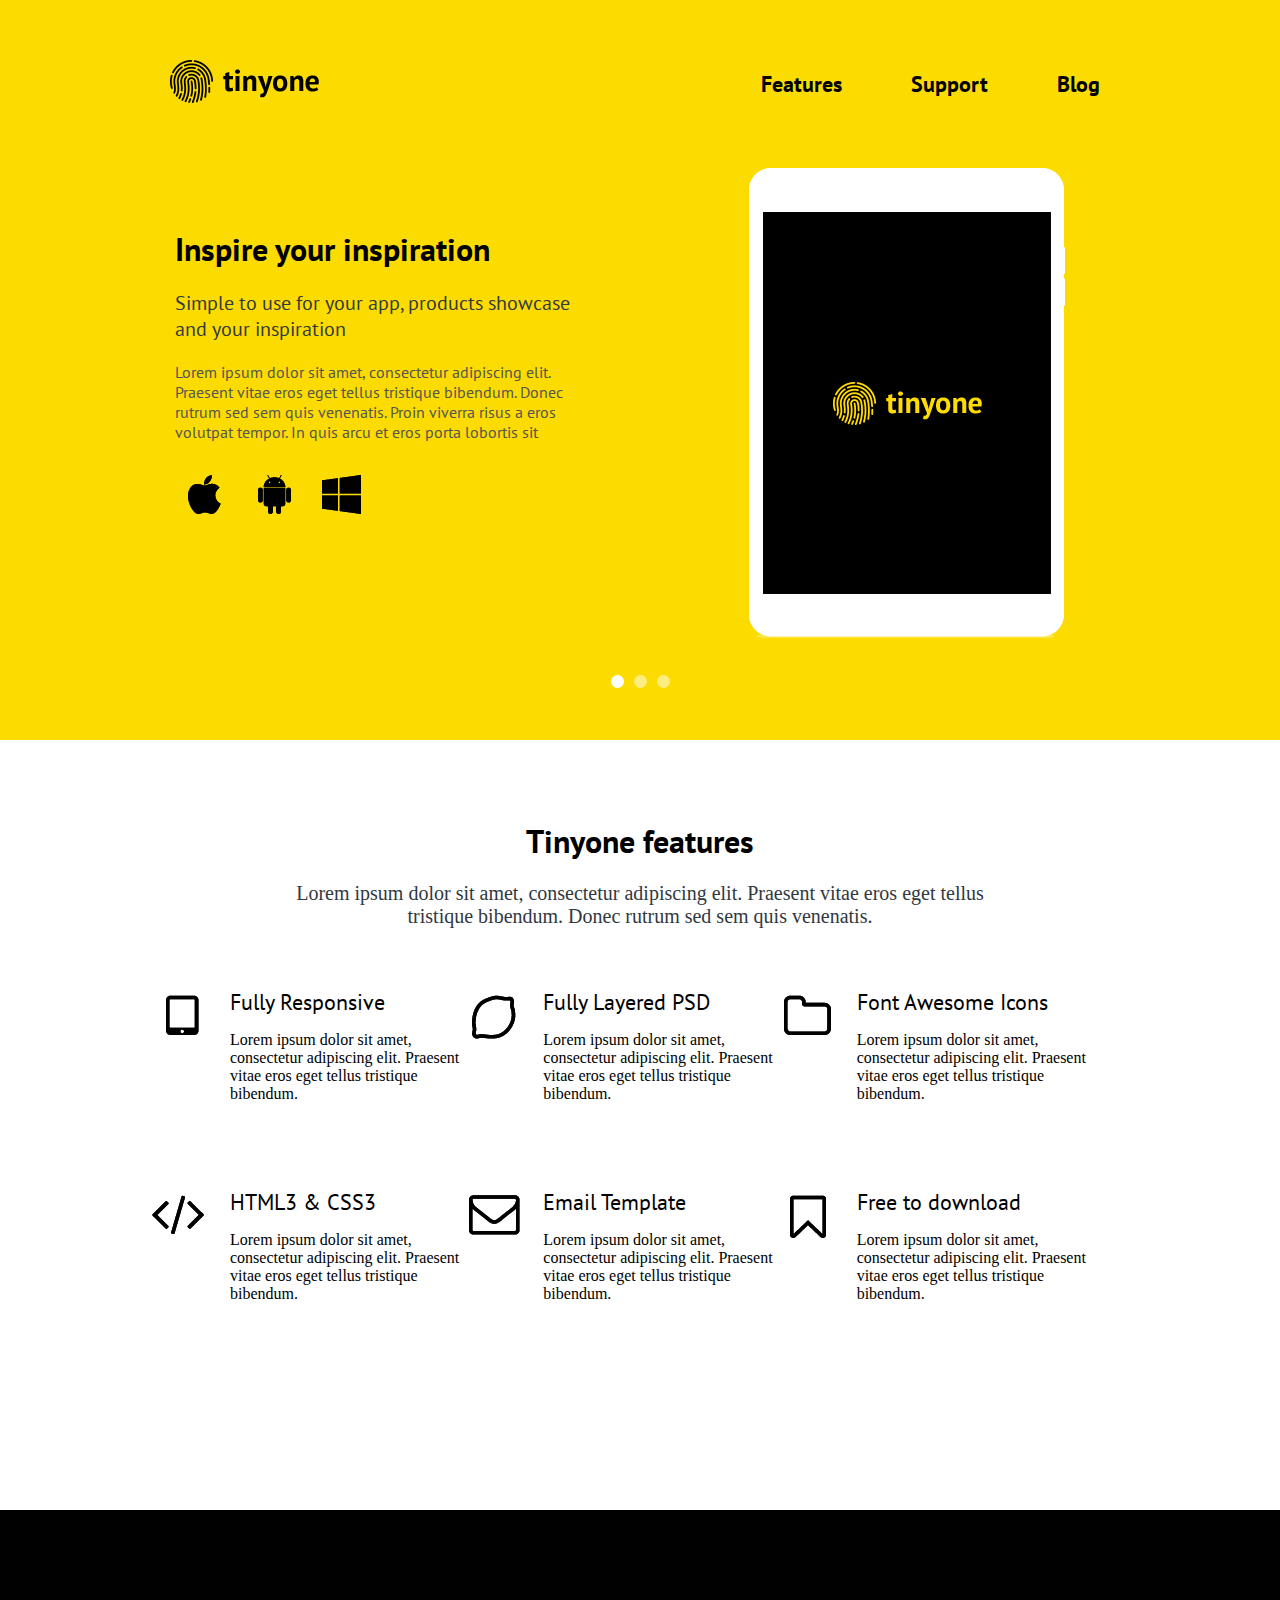
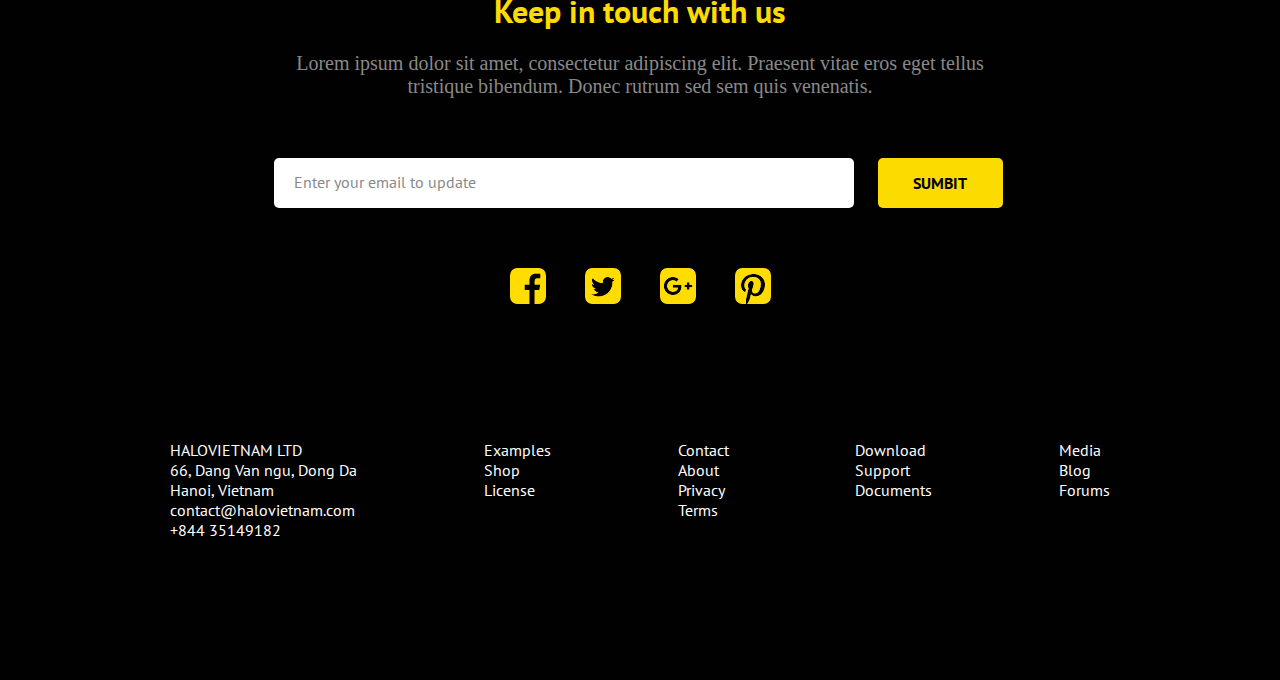
<file: Tinyone-Responsive/index.html>
<!DOCTYPE html>
<html lang="zxx">
<head>
    <meta charset="UTF-8">
    <meta content="width=device-width, initial-scale=1.0" name="viewport">
    <meta content="Tinyone" name="Tin yone"/>
    <meta content="inspire you inspiration" name="inspire, inspiration"/>
    <meta content="telephone=no" name="format-detection"/>
    <meta content="images/og.jpg" property="og:image"/> <!-- 1200x630 -->
    <!-- apple-touch-icon and favicon -->
    <link href="images/favicon/favicon-32.png" rel="shortcut icon"/>
    <link href="images/favicon/favicon-57.png" rel="apple-touch-icon" sizes="57x57"/>
    <link href="images/favicon/favicon-72.png" rel="apple-touch-icon" sizes="72x72"/>
    <link href="images/favicon/favicon-114.png" rel="apple-touch-icon" sizes="114x114"/>
    <!-- css style -->
    <link href="css/reset.css" rel="stylesheet"/>
    <link href="css/base.css" rel="stylesheet"/>
    <link href="css/jquery.bxslider.css" rel="stylesheet">
    <link href="css/main.css" rel="stylesheet"/>
    <link href="css/hover.css" rel="stylesheet"/>
    <link href="css/media.css" rel="stylesheet"/>
    <title>Tinyone</title>
</head>
<body>

<header class="header ">
    <div class="header_bg">
        <div class="header_content container ">
            <div class="head-content">
                <div class="logo">
                    <a class="logo-link" href="#">
                        <img alt="" src="images/site-logo.png" title="Tinyone">
                    </a>
                </div>
                <nav class="navigation">
                    <ul class="menu">
                        <li class="menu__item">
                            <a class="menu__link" href="#">Features</a>
                        </li>
                        <li class="menu__item">
                            <a class="menu__link" href="#">Support</a>
                        </li>
                        <li class="menu__item">
                            <a class="menu__link" href="#">Blog</a>
                        </li>
                    </ul>
                </nav>
            </div>
            <div class="slider">
                <div class="bg-slide">
                    <div class="content_store">
                        <div class="content_store-box">
                            <h1 class="content_title">Inspire your inspiration</h1>
                            <p class="content-info">Simple to use for your app, products showcase and your
                                inspiration</p>
                            <p class="content-about">Lorem ipsum dolor sit amet, consectetur adipiscing elit. Praesent
                                vitae
                                eros eget tellus tristique bibendum. Donec rutrum sed sem quis venenatis. Proin viverra
                                risus a
                                eros volutpat tempor. In quis arcu et eros porta lobortis sit </p>
                        </div>
                            <ul class="store-part_list dib">
                                <li class="dib">
                                    <a class="store_apple sprite-sm sprite-hover dib"
                                       href="https://www.apple.com/ru/ios/app-store/" rel="nofollow" target="_blank"
                                       title="AppStore"></a>
                                </li>
                                <li class="dib">
                                    <a class="store_android sprite-sm  dib" href="https://play.google.com/store"
                                       rel="nofollow"
                                       target="_blank" title="GooglePlay"></a>
                                </li>
                                <li class="dib">
                                    <a class="store_windows sprite-sm dib"
                                       href="https://www.microsoft.com/en-us/store/apps/windows" rel="nofollow"
                                       target="_blank"
                                       title="MicrosoftStore"></a>
                                </li>
                            </ul>
                    </div>
                    <div class="content_pic" style="background-image: url(images/iPad.png)"><img alt=""
                                                                                                 class="content_pic-inside pa"
                                                                                                 src="images/site-logo2.png">
                    </div>
                </div>
                <div class="bg-slide">
                    <div class="content_store">
                        <div class="content_store-box">
                            <h1 class="content_title">Inspiration, inspiration, inspiration...</h1>
                            <p class="content-info">Products showcase</p>
                            <p class="content-about">Lorem ipsum dolor sit amet, consectetur adipiscing elit. Praesent
                                vitae
                                eros eget tellus tristique bibendum. Donec rutrum sed sem quis venenatis.</p>
                        </div>
                            <ul class="store-part_list dib">
                                <li class="dib">
                                    <a class="store_apple sprite-sm sprite-hover dib"
                                       href="https://www.apple.com/ru/ios/app-store/" rel="nofollow" target="_blank"
                                       title="AppStore"></a>
                                </li>
                                <li class="dib">
                                    <a class="store_android sprite-sm  dib" href="https://play.google.com/store"
                                       rel="nofollow"
                                       target="_blank" title="GooglePlay"></a>
                                </li>
                                <li class="dib">
                                    <a class="store_windows sprite-sm dib"
                                       href="https://www.microsoft.com/en-us/store/apps/windows" rel="nofollow"
                                       target="_blank"
                                       title="MicrosoftStore"></a>
                                </li>
                            </ul>
                    </div>
                    <div class="content_pic" style="background-image: url(images/iPad.png)"><img alt=""
                                                                                                 class="content_pic-inside pa"
                                                                                                 src="images/site-logo2.png">
                    </div>
                </div>
                <div class="bg-slide">
                    <div class="content_store">
                        <div class="content_store-box">
                            <h1 class="content_title">Inspirational Quotes About Life and Success</h1>
                            <p class="content-info">Creativity Is Intelligence Having Fun</p>
                            <p class="content-about">Lorem ipsum dolor sit amet, consectetur adipiscing elit. Praesent
                                vitae
                                eros eget tellus tristique bibendum. Donec rutrum sed sem quis venenatis. Proin viverra
                                risus a
                                eros volutpat tempor. In quis arcu et eros porta lobortis sit </p>
                        </div>
                            <ul class="store-part_list dib">
                                <li class="dib">
                                    <a class="store_apple sprite-sm sprite-hover dib"
                                       href="https://www.apple.com/ru/ios/app-store/" rel="nofollow" target="_blank"
                                       title="AppStore"></a>
                                </li>
                                <li class="dib">
                                    <a class="store_android sprite-sm  dib" href="https://play.google.com/store"
                                       rel="nofollow"
                                       target="_blank" title="GooglePlay"></a>
                                </li>
                                <li class="dib">
                                    <a class="store_windows sprite-sm dib"
                                       href="https://www.microsoft.com/en-us/store/apps/windows" rel="nofollow"
                                       target="_blank"
                                       title="MicrosoftStore"></a>
                                </li>
                            </ul>
                    </div>
                    <div class="content_pic" style="background-image: url(images/iPad.png)"><img alt=""
                                                                                                 class="content_pic-inside pa"
                                                                                                 src="images/site-logo2.png">
                    </div>
                </div>
            </div>
        </div>
    </div>
</header>
<main class="main">
    <div class="main__features container">
        <div class="feature">
            <h1 class="content_title tc">Tinyone features</h1>
            <p class="content-info tc">Lorem ipsum dolor sit amet, consectetur adipiscing elit. Praesent vitae eros eget
                tellus tristique bibendum. Donec rutrum sed sem quis venenatis.</p>
        </div>
        <div class="features">
            <div class="features_layers services">
                <div class="features-items responsive">
                    <h1><a class="items_res arrow" href="#">Fully Responsive</a></h1>
                    <p class="features-about">Lorem ipsum dolor sit amet, consectetur adipiscing elit. Praesent vitae
                        eros eget tellus tristique bibendum.</p>
                </div>
                <div class="features-items layered">
                    <h1><a class="items_res" href="#">Fully Layered PSD</a></h1>
                    <p class="features-about">Lorem ipsum dolor sit amet, consectetur adipiscing elit. Praesent vitae
                        eros eget tellus tristique bibendum.</p>
                </div>
                <div class="features-items awesome">
                    <h1><a class="items_res" href="#">Font Awesome Icons</a></h1>
                    <p class="features-about">Lorem ipsum dolor sit amet, consectetur adipiscing elit. Praesent vitae
                        eros eget tellus tristique bibendum.</p>
                </div>
            </div>
        </div>
        <div class="features">
            <div class="features_layers">
                <div class="features-items html">
                    <h1><a class="items_res" href="#">HTML3 & CSS3<span></span></a></h1>
                    <p class="features-about">Lorem ipsum dolor sit amet, consectetur adipiscing elit. Praesent vitae
                        eros eget tellus tristique bibendum.</p>
                </div>
                <div class="features-items email">
                    <h1><a class="items_res" href="#">Email Template</a></h1>
                    <p class="features-about">Lorem ipsum dolor sit amet, consectetur adipiscing elit. Praesent vitae
                        eros eget tellus tristique bibendum.</p>
                </div>
                <div class="features-items download">
                    <h1><a class="items_res" href="#">Free to download</a></h1>
                    <p class="features-about">Lorem ipsum dolor sit amet, consectetur adipiscing elit. Praesent vitae
                        eros eget tellus tristique bibendum.</p>
                </div>
            </div>
        </div>
    </div>
</main>
<section class="section">
    <div class="update-email container">
        <div class="update-email__updates">
            <h2 class="content_title tc">Keep in touch with us</h2>
            <p class="content-info tc">Lorem ipsum dolor sit amet, consectetur adipiscing elit. Praesent vitae eros eget
                tellus tristique bibendum. Donec rutrum sed sem quis venenatis.</p>
            <div class="updates_upd tc">
                <form action="#" class="updates_get" method="post">
                    <input class="upd__email" name="email" placeholder="Enter your email to update" required
                           type="email"/>
                        <input class="upd-mails__button" type="submit" value="SUMBIT"/>
                        <button class="upd-mails__button" type="submit" value="SUMBIT"></button>
                </form>
            </div>
        </div>

        <ul class="social">
           <li class="dib"> <a class="fb dib sprite-xsm" href="https://www.facebook.com/" rel="nofollow" target="_blank"></a></li>
            <li class="dib"> <a class="tw dib sprite-xsm" href="https://twitter.com" rel="nofollow" target="_blank"></a></li>
            <li class="dib"> <a class="gp dib sprite-xsm" href="https://www.google.ru/" rel="nofollow" target="_blank"></a></li>
            <li class="dib"> <a class="pt dib sprite-xsm" href="https://www.pinterest.com/" rel="nofollow" target="_blank"></a></li>
        </ul>
    </div>
</section>
<footer class="footer">
    <div class="footer__menu container">
        <div class="menu__lists">
            <ul class="menu__list ul-prop">
                <li class="">
                    <address>
                        HALOVIETNAM LTD<br/>
                        66, Dang Van ngu, Dong Da<br/>
                        Hanoi, Vietnam<br/>
                        <a class="address" href="mailto:ontact@halovietnam.com">contact@halovietnam.com</a><br/>
                        <a class="address" href="tel:0084435149182">+844 35149182</a><br/>
                    </address>
                </li>
            </ul>
            <ul class="menu__list ul-prop">
                <li class=""><a class="link__examples" href="#">Examples</a></li>
                <li class=""><a class="link__shop" href="#">Shop</a></li>
                <li class=""><a class="link__license" href="#">License</a></li>
            </ul>
            <ul class="menu__list ul-prop">
                <li class=""><a class="link__contact" href="#">Contact</a></li>
                <li class=""><a class="link__about" href="#">About</a></li>
                <li class=""><a class="link__privacy" href="#">Privacy</a></li>
                <li class=""><a class="link__terms" href="#">Terms</a></li>
            </ul>
            <ul class="menu__list ul-prop">
                <li class=""><a class="link__download" href="#">Download</a></li>
                <li class=""><a class="link__support" href="#">Support</a></li>
                <li class=""><a class="link__documents" href="#">Documents</a></li>
            </ul>
            <ul class="menu__list ul-prop">
                <li class=""><a class="link__media" href="#">Media</a></li>
                <li class=""><a class="link__blog" href="#">Blog</a></li>
                <li class=""><a class="link__forums" href="#">Forums</a></li>
            </ul>
        </div>
    </div>
</footer>

<script src="js/jquery.min.js"></script>
<script src="js/jquery.bxslider.min.js"></script>
<script src="js/main.js"></script>

</body>
</html>
</file>
